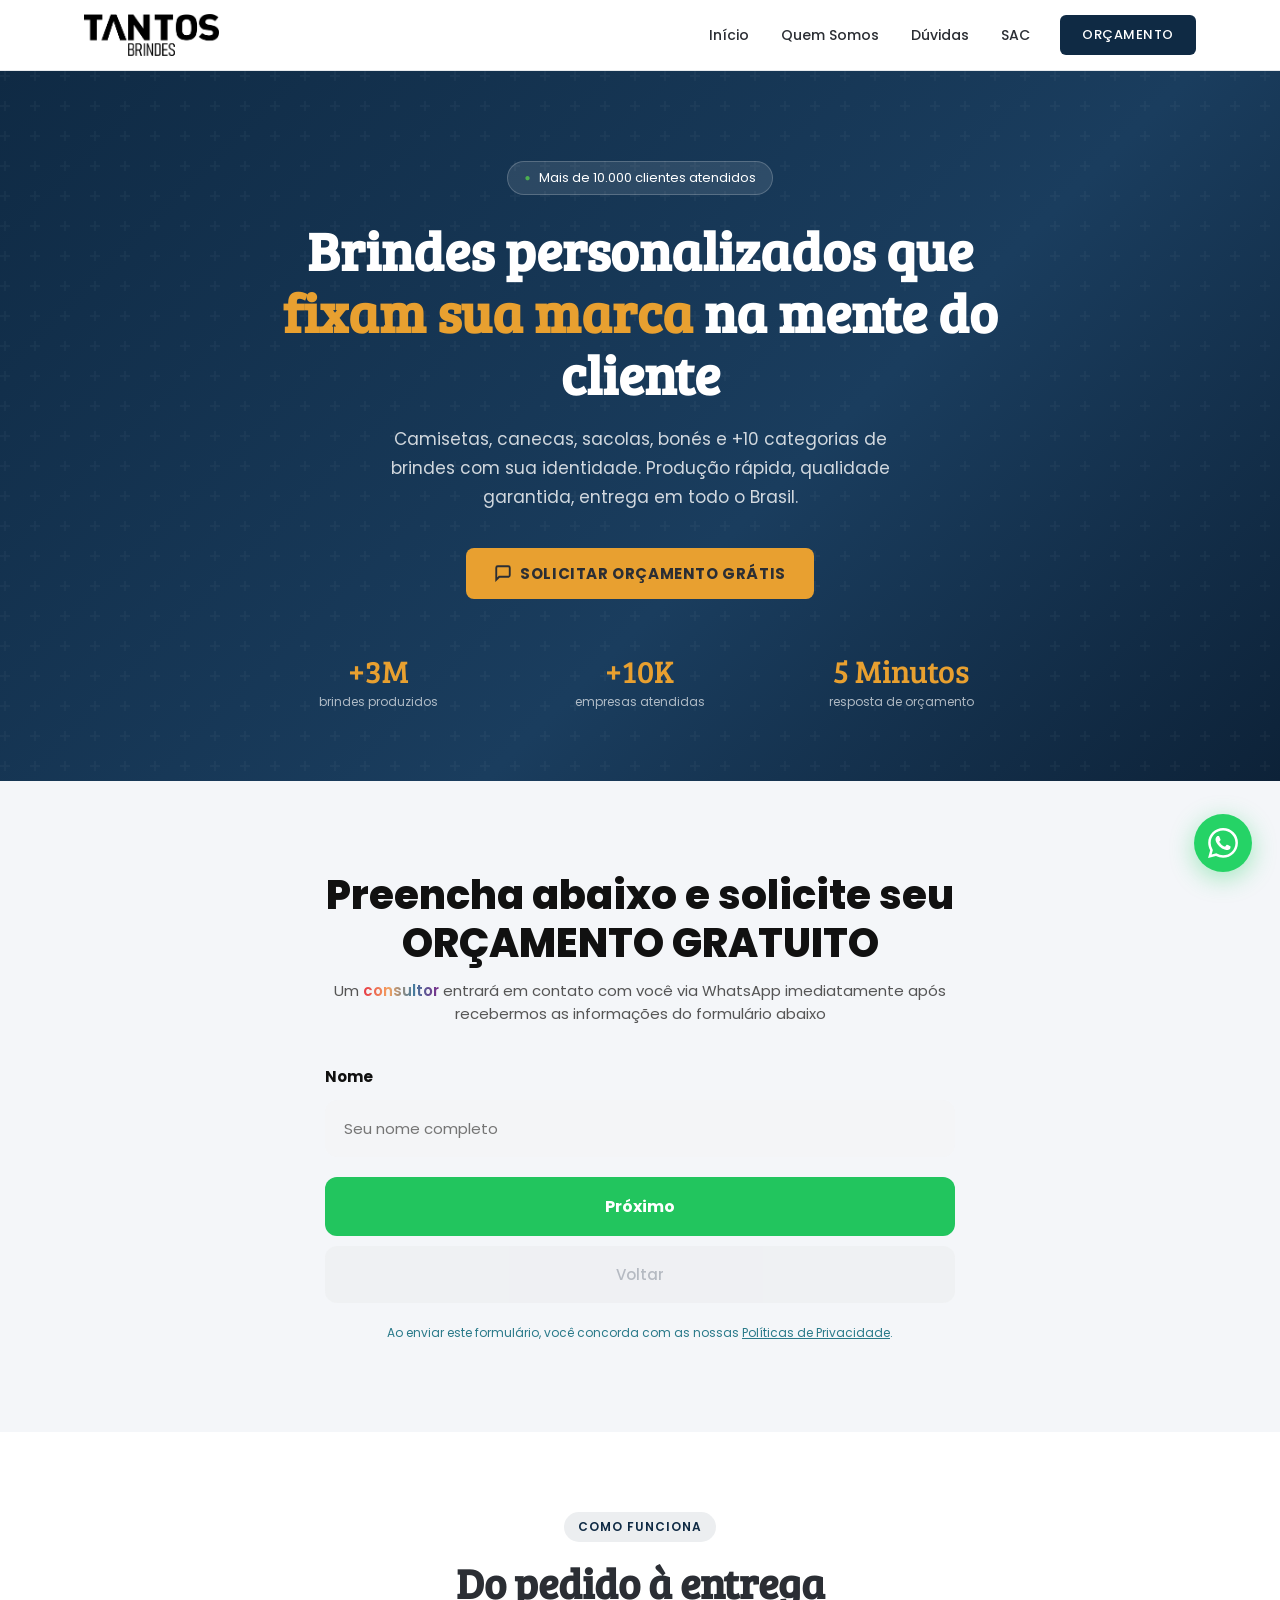
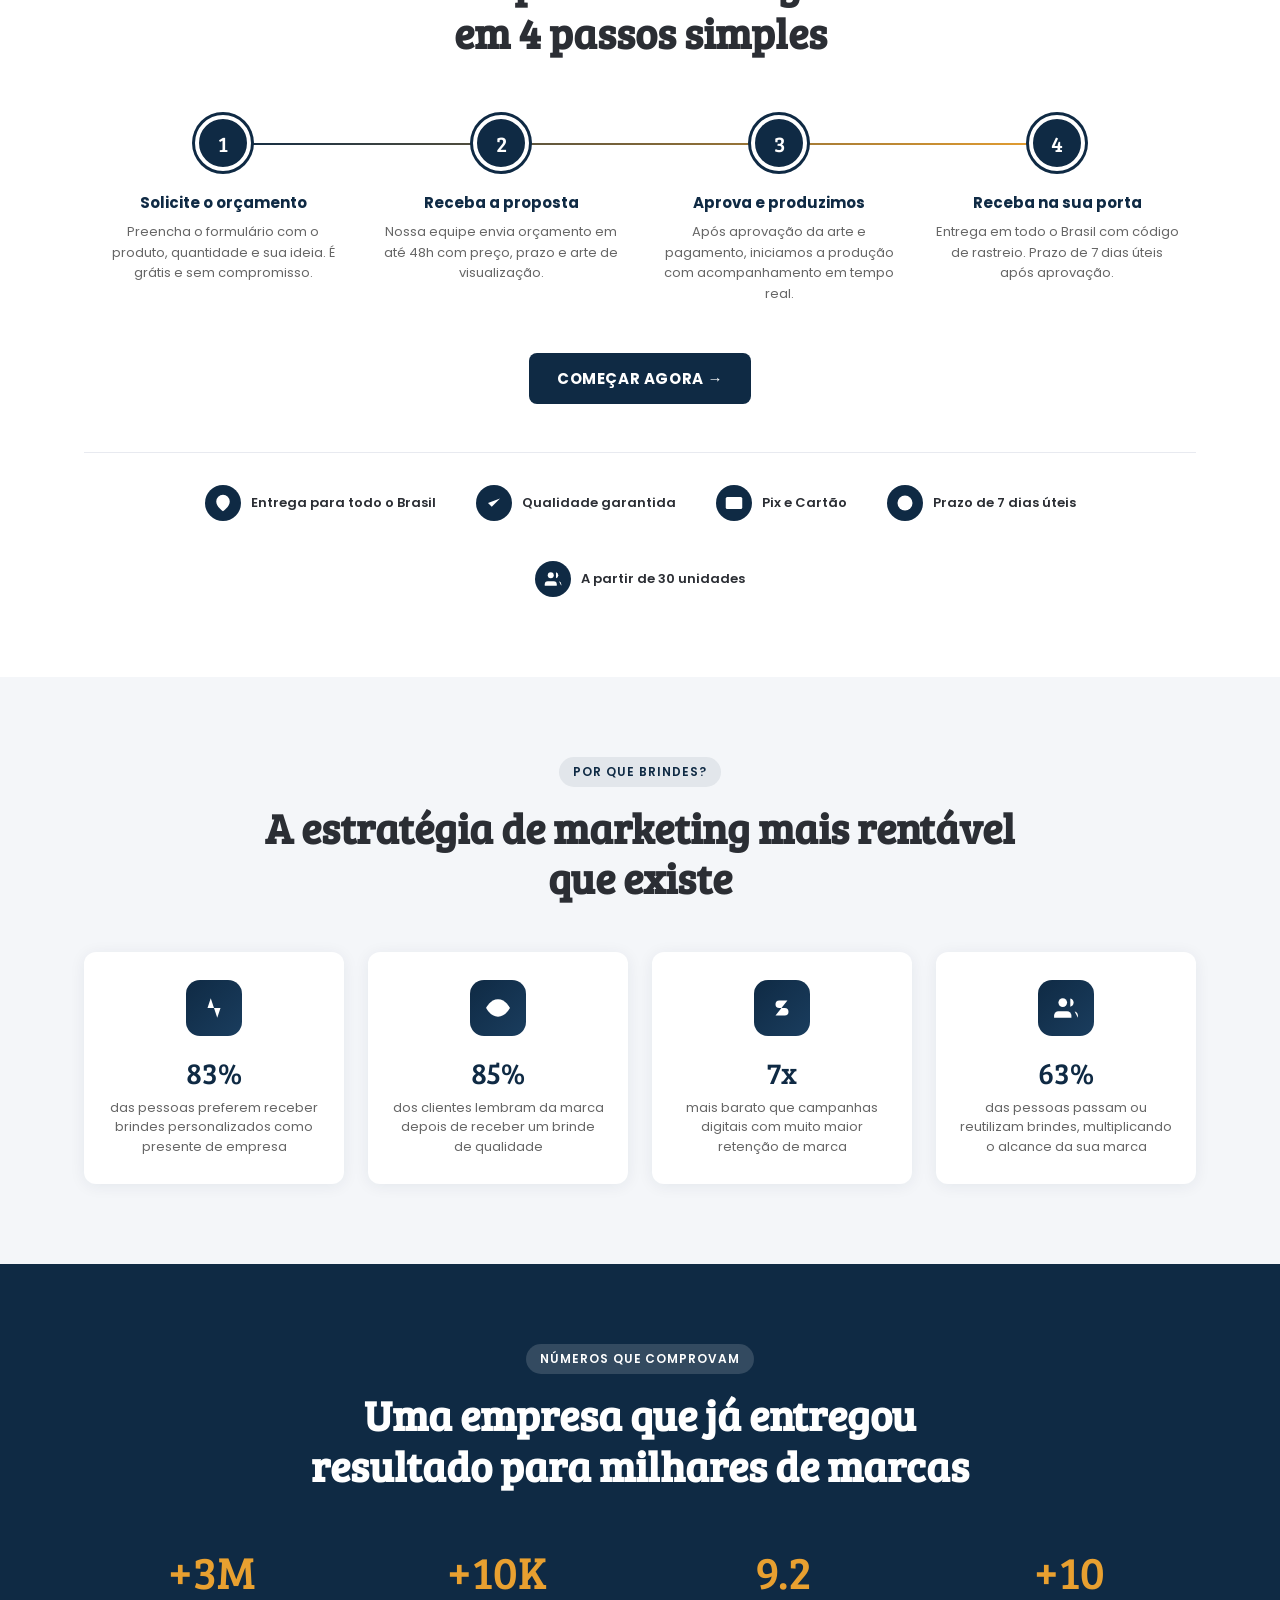
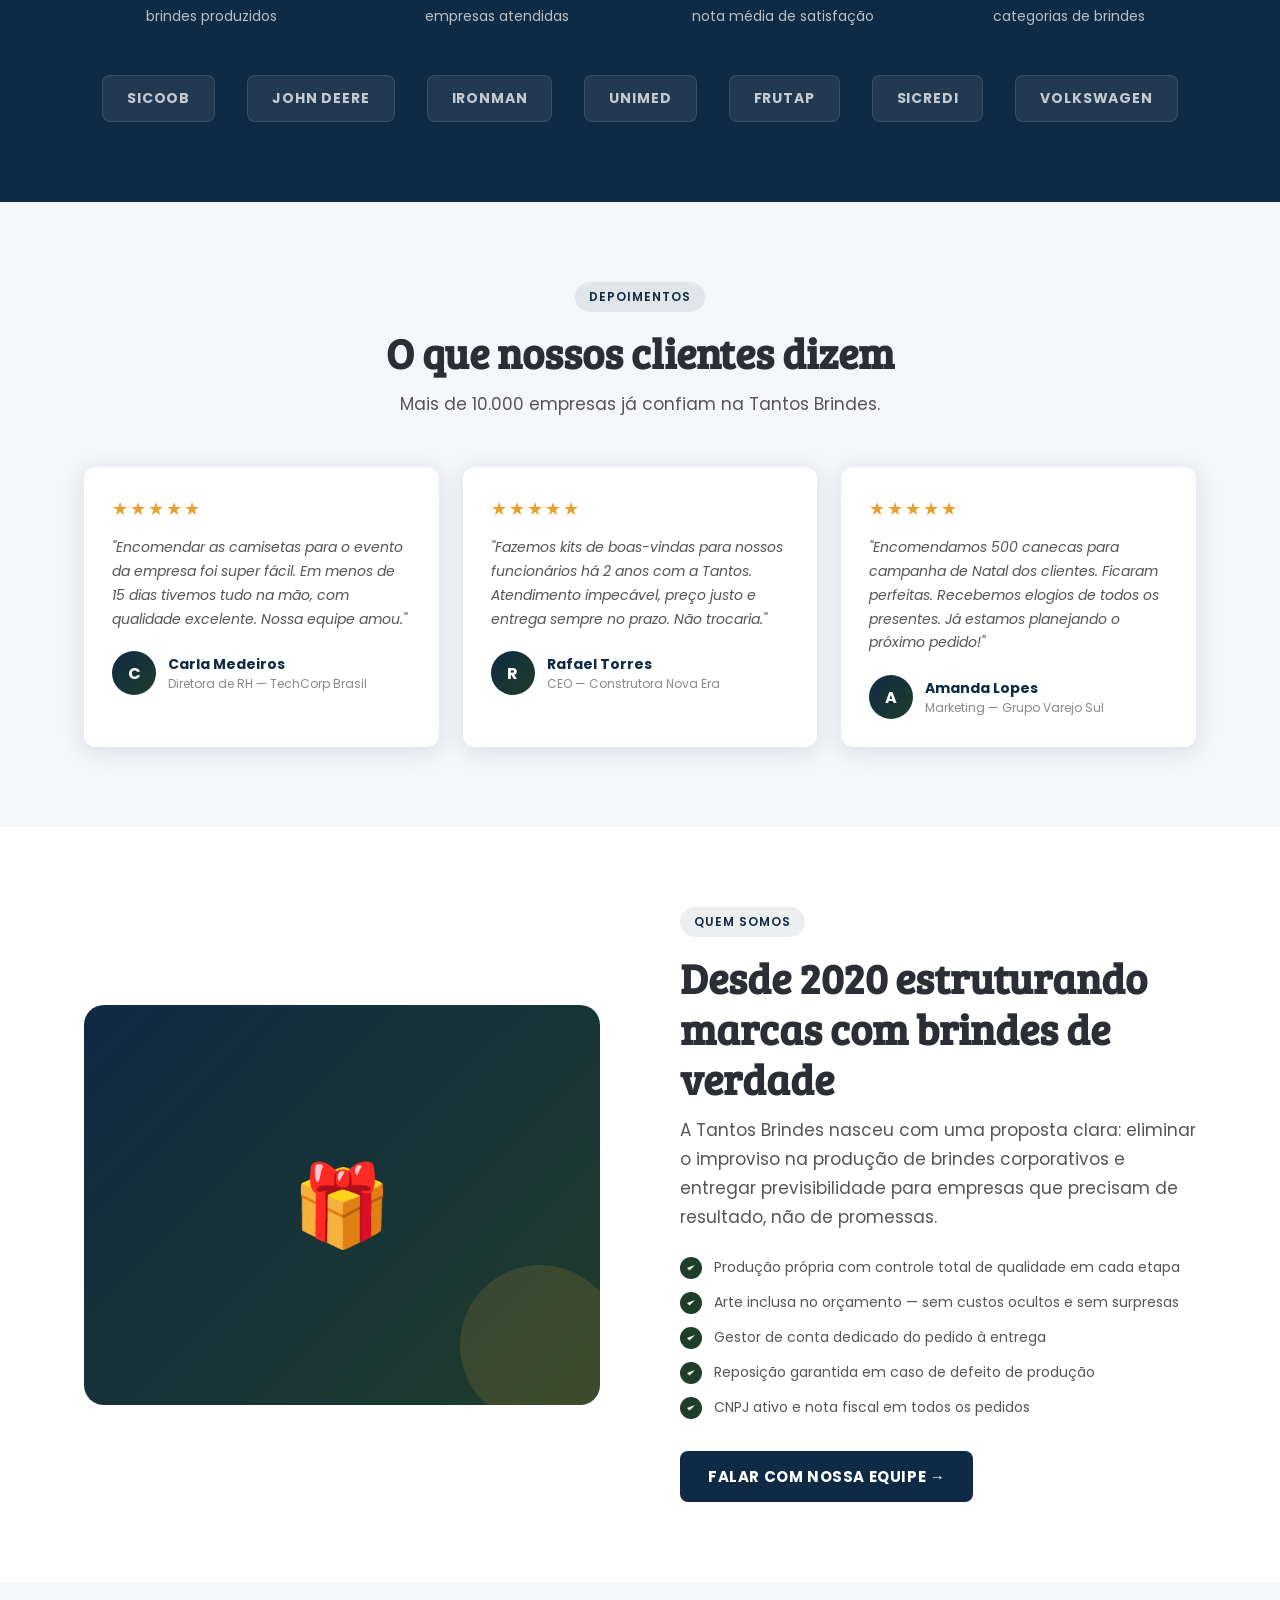
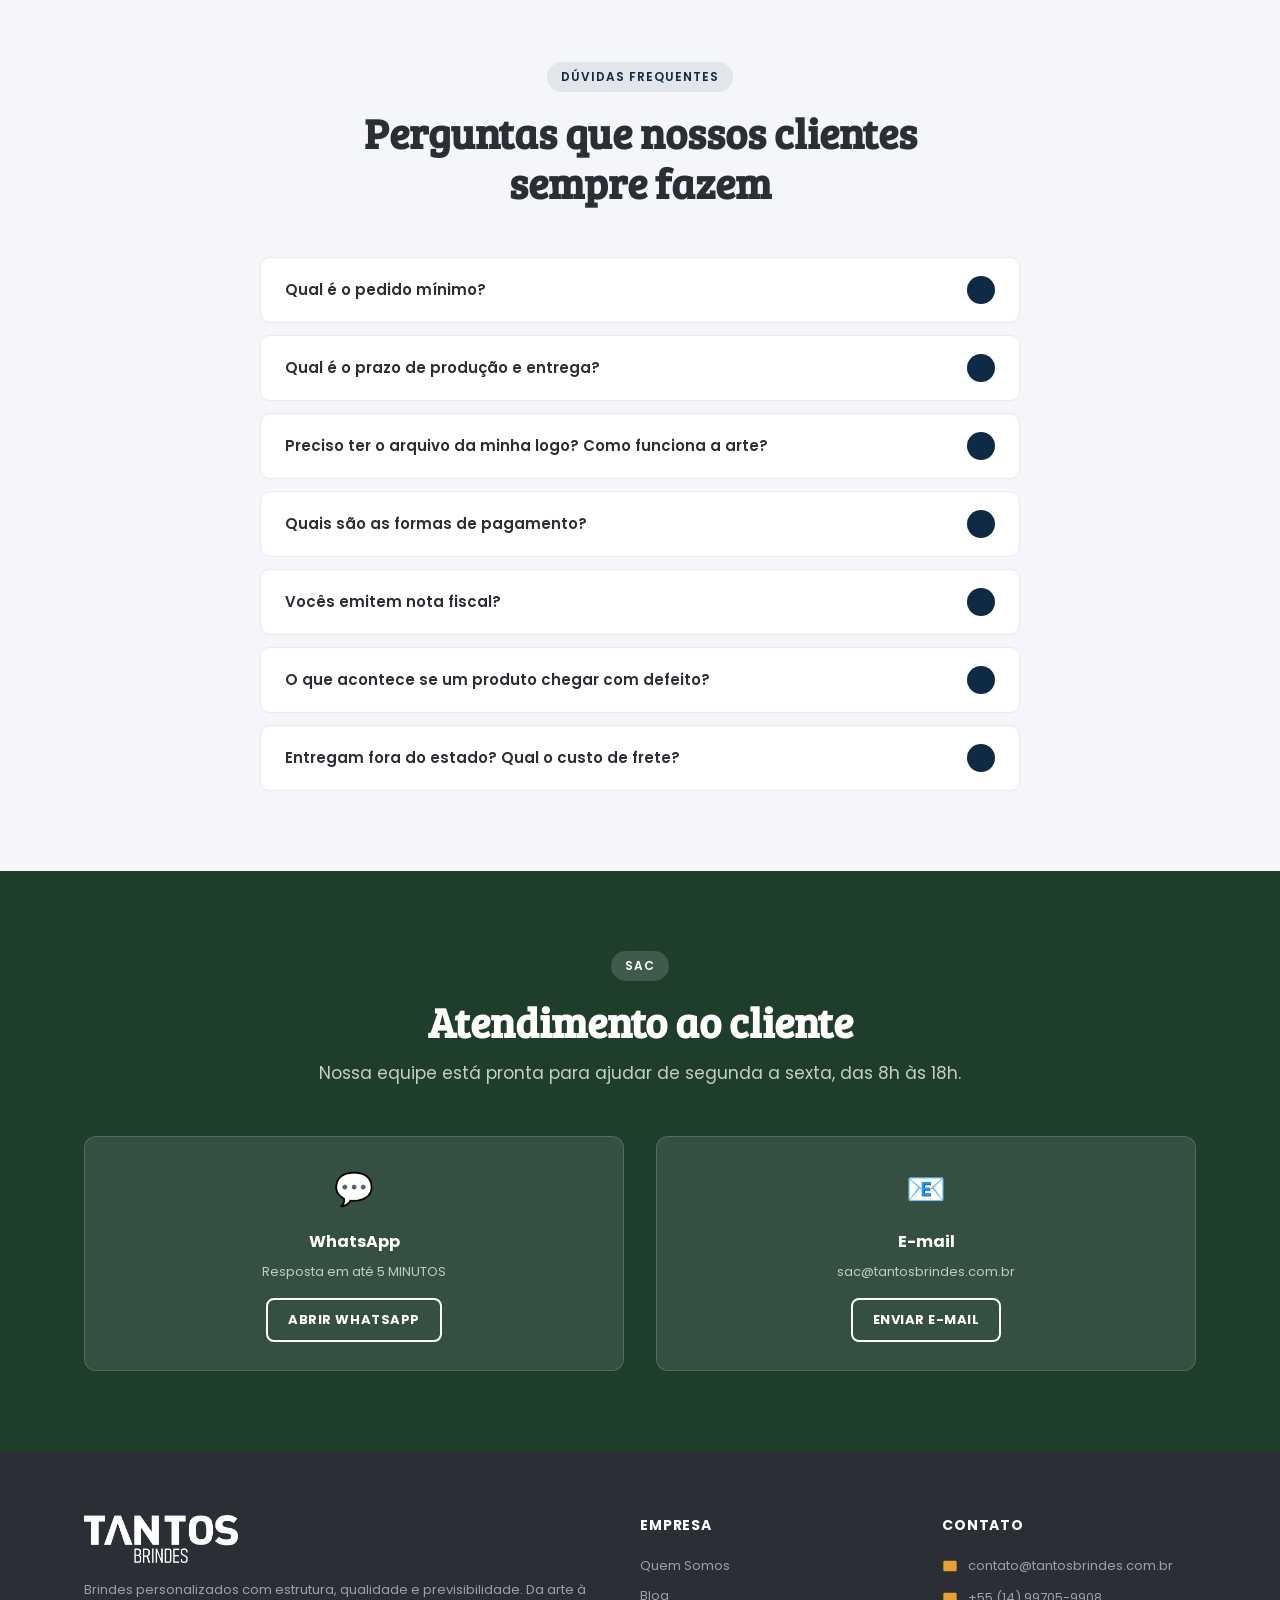
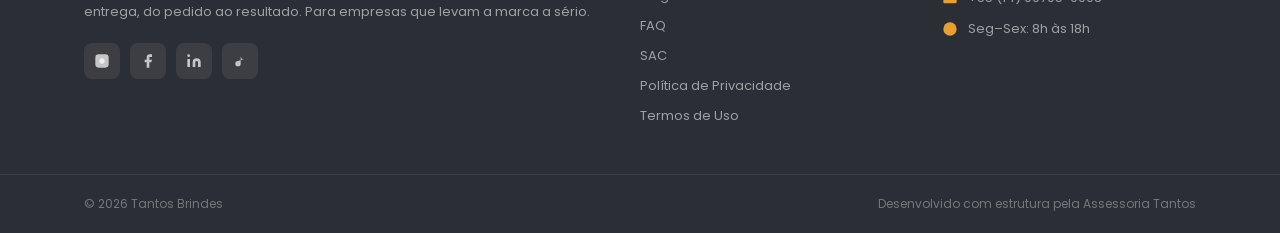
<file: index.html>
<!DOCTYPE html>
<html lang="pt-BR">
<head>
  <meta charset="UTF-8" />
  <meta name="viewport" content="width=device-width, initial-scale=1.0" />
  <title>Tantos Brindes — Brindes Personalizados para Empresas</title>
  <meta name="description" text-align: center content="Brindes personalizados com sua marca. Camisetas, canecas, sacolas, bonés e muito mais. Pedido mínimo a partir de 30 unidades. Entrega para todo o Brasil." />
  <link rel="preconnect" href="https://fonts.googleapis.com" />
  <link rel="preconnect" href="https://fonts.gstatic.com" crossorigin />
  <link href="https://fonts.googleapis.com/css2?family=Bree+Serif&family=Poppins:wght@300;400;500;600;700;800&display=swap" rel="stylesheet" />
  <link rel="stylesheet" href="style.css" />
</head>
<body>


<!-- ======================== HEADER ======================== -->
<header class="header" id="inicio">
  <div class="container">
    <div class="header__inner">
      <a href="#inicio" class="header__logo">
        <img src="logo preta.png" alt="Tantos Brindes" class="header__logo-img" />
      </a>
      <nav class="nav">
        <a href="#inicio">Início</a>
        <a href="#quem-somos">Quem Somos</a>
        <a href="#duvidas">Dúvidas</a>
        <a href="#sac">SAC</a>
        <a href="#orcamento" class="btn btn--dark">Orçamento</a>
      </nav>
      <div class="hamburger" id="hamburger" onclick="toggleMenu()">
        <span></span><span></span><span></span>
      </div>
    </div>
  </div>
</header>

<!-- ======================== MOBILE MENU ======================== -->
<div class="mobile-menu" id="mobileMenu">
  <button class="mobile-close" onclick="toggleMenu()">
    <svg viewBox="0 0 24 24"><path d="M18 6L6 18M6 6l12 12" stroke="white" stroke-width="2.5" stroke-linecap="round"/></svg>
  </button>
  <a href="#inicio" onclick="toggleMenu()">Início</a>
  <a href="#quem-somos" onclick="toggleMenu()">Quem Somos</a>
  <a href="#duvidas" onclick="toggleMenu()">Dúvidas</a>
  <a href="#sac" onclick="toggleMenu()">SAC</a>
  <a href="#orcamento" class="btn btn--primary" onclick="toggleMenu()">Solicitar Orçamento</a>
</div>

<!-- ======================== HERO ======================== -->
<section class="hero">
  <div class="container">
    <div class="hero__inner">
      <div class="hero__content">
        <div class="hero__badge">Mais de 10.000 clientes atendidos</div>
        <h1 class="hero__title">
          Brindes personalizados que<br /><em>fixam sua marca</em> na mente do cliente
        </h1>
        <p class="hero__sub">
          Camisetas, canecas, sacolas, bonés e +10 categorias de brindes com sua identidade. Produção rápida, qualidade garantida, entrega em todo o Brasil.
        </p>
        <div class="hero__ctas">
          <a href="#orcamento" class="btn btn--primary">
            <svg width="18" height="18" viewBox="0 0 24 24" fill="none" stroke="currentColor" stroke-width="2.5"><path d="M21 15a2 2 0 0 1-2 2H7l-4 4V5a2 2 0 0 1 2-2h14a2 2 0 0 1 2 2z"/></svg>
            Solicitar Orçamento Grátis
          </a>
        </div>
        <div class="hero__stats">
          <div>
            <div class="hero__stat-num">+3M</div>
            <div class="hero__stat-label">brindes produzidos</div>
          </div>
          <div>
            <div class="hero__stat-num">+10K</div>
            <div class="hero__stat-label">empresas atendidas</div>
          </div>
          <div>
            <div class="hero__stat-num">5 Minutos</div>
            <div class="hero__stat-label">resposta de orçamento</div>
          </div>
        </div>
      </div>
    </div>
  </div>
</section>

<!-- ======================== QUOTE SECTION ======================== -->
<section class="ms-section section--gray" id="orcamento">
  <div class="container">
    <div class="ms-wrapper">
      <div class="ms-header">
        <h2 class="ms-title">Preencha abaixo e solicite seu<br />ORÇAMENTO GRATUITO</h2>
        <p class="ms-subtitle">Um <span class="ms-gradient-text">consultor</span> entrará em contato com você via WhatsApp imediatamente após recebermos as informações do formulário abaixo</p>
      </div>
      <div class="ms-card">

        <div class="ms-step active" id="ms-step-1">
          <label class="ms-label">Nome</label>
          <input type="text" class="ms-input" id="ms-nome" placeholder="Seu nome completo" />
        </div>

        <div class="ms-step" id="ms-step-2">
          <label class="ms-label">WhatsApp</label>
          <input type="tel" class="ms-input" id="ms-whatsapp" placeholder="(11) 99999-9999" />
        </div>

        <div class="ms-step" id="ms-step-3">
          <label class="ms-label">E-mail</label>
          <input type="email" class="ms-input" id="ms-email" placeholder="email@empresa.com" />
        </div>

        <div class="ms-step" id="ms-step-4">
          <label class="ms-label">Produto de interesse <span class="ms-counter">(Etapa 4 de 6)</span></label>
          <select class="ms-select" id="ms-produto">
            <option value="">Selecione o produto...</option>
            <option>Bonés Personalizados</option>
            <option>Camisetas Personalizadas</option>
            <option>Sacochilas Personalizadas</option>
            <option>Canecas Personalizadas</option>
            <option>Kits Corporativos</option>
            <option>Cadernos e Blocos</option>
            <option>Squeeze e Garrafinhas</option>
            <option>Canetas Personalizadas</option>
            <option>Outro produto</option>
          </select>
        </div>

        <div class="ms-step" id="ms-step-5">
          <label class="ms-label">Quantidade estimada <span class="ms-counter">(Etapa 5 de 6)</span></label>
          <select class="ms-select" id="ms-quantidade">
            <option value="">Selecione a quantidade...</option>
            <option>30 a 50 unidades</option>
            <option>50 a 100 unidades</option>
            <option>100 a 500 unidades</option>
            <option>Mais de 500 unidades</option>
            <option>Menos de 30 unidades</option>
          </select>
        </div>

        <div class="ms-step" id="ms-step-6">
          <label class="ms-label">Segmento da sua empresa <span class="ms-counter">(Etapa 6 de 6)</span></label>
          <select class="ms-select" id="ms-segmento">
            <option value="">Selecione o segmento...</option>
            <option>Agência de Publicidade </option>
            <option>Agência de Eventos</option>
            <option>Agronegócio</option>
            <option>Automotivo</option>
            <option>Esportivo</option>
            <option>Indústria</option>
            <option>Mercado Financeiro</option>
            <option>Mercado Imobiliário</option>
            <option>Outro segmento</option>
          </select>
        </div>

        <div class="ms-nav-btns">
          <button class="ms-btn-next" id="ms-btn-next" onclick="msNext()">Próximo</button>
          <button class="ms-btn-submit" id="ms-btn-submit" style="display:none" onclick="msSubmit(event)">Solicitar Orçamento</button>
          <button class="ms-btn-back" id="ms-btn-back" onclick="msBack()" disabled>Voltar</button>
        </div>

        <p class="ms-privacy">Ao enviar este formulário, você concorda com as nossas <a href="#">Políticas de Privacidade</a>.</p>

        <div class="ms-success" id="ms-success">
          <div class="ms-success__icon">
            <svg viewBox="0 0 24 24" fill="none" stroke="currentColor" stroke-width="2.5" stroke-linecap="round" stroke-linejoin="round"><polyline points="20 6 9 17 4 12"/></svg>
          </div>
          <p class="ms-success__msg">Solicitação enviada.<br>Em 5 minutos entraremos em contato com você!</p>
        </div>
      </div>
    </div>
  </div>
</section>

<!-- ======================== HOW IT WORKS ======================== -->
<section class="section">
  <div class="container">
    <div style="text-align:center">
      <span class="tag">Como funciona</span>
      <h2 class="title">Do pedido à entrega<br />em 4 passos simples</h2>
    </div>
    <div class="hiw__steps">
      <div class="hiw__step">
        <div class="hiw__num">1</div>
        <div class="hiw__step-title">Solicite o orçamento</div>
        <div class="hiw__step-desc">Preencha o formulário com o produto, quantidade e sua ideia. É grátis e sem compromisso.</div>
      </div>
      <div class="hiw__step">
        <div class="hiw__num">2</div>
        <div class="hiw__step-title">Receba a proposta</div>
        <div class="hiw__step-desc">Nossa equipe envia orçamento em até 48h com preço, prazo e arte de visualização.</div>
      </div>
      <div class="hiw__step">
        <div class="hiw__num">3</div>
        <div class="hiw__step-title">Aprova e produzimos</div>
        <div class="hiw__step-desc">Após aprovação da arte e pagamento, iniciamos a produção com acompanhamento em tempo real.</div>
      </div>
      <div class="hiw__step">
        <div class="hiw__num">4</div>
        <div class="hiw__step-title">Receba na sua porta</div>
        <div class="hiw__step-desc">Entrega em todo o Brasil com código de rastreio. Prazo de 7 dias úteis após aprovação.</div>
      </div>
    </div>
    <div style="text-align:center; margin-top:48px">
      <a href="#orcamento" class="btn btn--dark">Começar agora →</a>
    </div>
    <div class="trustbar trustbar--inline">
      <div class="trustbar__inner">
        <div class="trustbar__item">
          <div class="trustbar__icon">
            <svg viewBox="0 0 24 24"><path d="M21 10c0 7-9 13-9 13s-9-6-9-13a9 9 0 0 1 18 0z"/><circle cx="12" cy="10" r="3"/></svg>
          </div>
          Entrega para todo o Brasil
        </div>
        <div class="trustbar__item">
          <div class="trustbar__icon">
            <svg viewBox="0 0 24 24"><polyline points="20 6 9 17 4 12"/></svg>
          </div>
          Qualidade garantida
        </div>
        <div class="trustbar__item">
          <div class="trustbar__icon">
            <svg viewBox="0 0 24 24"><rect x="1" y="4" width="22" height="16" rx="2" ry="2"/><line x1="1" y1="10" x2="23" y2="10"/></svg>
          </div>
          Pix e Cartão
        </div>
        <div class="trustbar__item">
          <div class="trustbar__icon">
            <svg viewBox="0 0 24 24"><circle cx="12" cy="12" r="10"/><polyline points="12 6 12 12 16 14"/></svg>
          </div>
          Prazo de 7 dias úteis
        </div>
        <div class="trustbar__item">
          <div class="trustbar__icon">
            <svg viewBox="0 0 24 24"><path d="M17 21v-2a4 4 0 0 0-4-4H5a4 4 0 0 0-4 4v2"/><circle cx="9" cy="7" r="4"/><path d="M23 21v-2a4 4 0 0 0-3-3.87"/><path d="M16 3.13a4 4 0 0 1 0 7.75"/></svg>
          </div>
          A partir de 30 unidades
        </div>
      </div>
    </div>
  </div>
</section>

<!-- ======================== VALUE PROPS ======================== -->
<section class="section section--gray">
  <div class="container">
    <div style="text-align:center">
      <span class="tag">Por que brindes?</span>
      <h2 class="title">A estratégia de marketing mais rentável<br />que existe</h2>
    </div>
    <div class="vp__grid">
      <div class="vp-card">
        <div class="vp-card__icon">
          <svg viewBox="0 0 24 24"><path d="M22 12h-4l-3 9L9 3l-3 9H2"/></svg>
        </div>
        <div class="vp-card__num">83%</div>
        <div class="vp-card__text">das pessoas preferem receber brindes personalizados como presente de empresa</div>
      </div>
      <div class="vp-card">
        <div class="vp-card__icon">
          <svg viewBox="0 0 24 24"><path d="M1 12s4-8 11-8 11 8 11 8-4 8-11 8-11-8-11-8z"/><circle cx="12" cy="12" r="3"/></svg>
        </div>
        <div class="vp-card__num">85%</div>
        <div class="vp-card__text">dos clientes lembram da marca depois de receber um brinde de qualidade</div>
      </div>
      <div class="vp-card">
        <div class="vp-card__icon">
          <svg viewBox="0 0 24 24"><line x1="12" y1="1" x2="12" y2="23"/><path d="M17 5H9.5a3.5 3.5 0 0 0 0 7h5a3.5 3.5 0 0 1 0 7H6"/></svg>
        </div>
        <div class="vp-card__num">7x</div>
        <div class="vp-card__text">mais barato que campanhas digitais com muito maior retenção de marca</div>
      </div>
      <div class="vp-card">
        <div class="vp-card__icon">
          <svg viewBox="0 0 24 24"><path d="M17 21v-2a4 4 0 0 0-4-4H5a4 4 0 0 0-4 4v2"/><circle cx="9" cy="7" r="4"/><path d="M23 21v-2a4 4 0 0 0-3-3.87"/><path d="M16 3.13a4 4 0 0 1 0 7.75"/></svg>
        </div>
        <div class="vp-card__num">63%</div>
        <div class="vp-card__text">das pessoas passam ou reutilizam brindes, multiplicando o alcance da sua marca</div>
      </div>
    </div>
  </div>
</section>

<!-- ======================== SOCIAL PROOF ======================== -->
<section class="section section--dark">
  <div class="container">
    <div style="text-align:center">
      <span class="tag tag--light">Números que comprovam</span>
      <h2 class="title" style="color:white">Uma empresa que já entregou<br />resultado para milhares de marcas</h2>
    </div>
    <div class="sp__numbers">
      <div class="sp__number">
        <div class="sp__num">+3M</div>
        <div class="sp__label">brindes produzidos</div>
      </div>
      <div class="sp__number">
        <div class="sp__num">+10K</div>
        <div class="sp__label">empresas atendidas</div>
      </div>
      <div class="sp__number">
        <div class="sp__num">9.2</div>
        <div class="sp__label">nota média de satisfação</div>
      </div>
      <div class="sp__number">
        <div class="sp__num">+10</div>
        <div class="sp__label">categorias de brindes</div>
      </div>
    </div>
    <div class="clients__logos">
      <div class="client-logo">SICOOB</div>
      <div class="client-logo">JOHN DEERE</div>
      <div class="client-logo">IRONMAN</div>
      <div class="client-logo">UNIMED</div>
      <div class="client-logo">FRUTAP</div>
      <div class="client-logo">SICREDI</div>
      <div class="client-logo">VOLKSWAGEN</div>
    </div>
  </div>
</section>

<!-- ======================== TESTIMONIALS ======================== -->
<section class="section section--gray">
  <div class="container">
    <div style="text-align:center">
      <span class="tag">Depoimentos</span>
      <h2 class="title">O que nossos clientes dizem</h2>
      <p class="subtitle">Mais de 10.000 empresas já confiam na Tantos Brindes.</p>
    </div>
    <div class="testimonials__grid">
      <div class="testimonial-card">
        <div class="testimonial-card__stars">★★★★★</div>
        <div class="testimonial-card__text">"Encomendar as camisetas para o evento da empresa foi super fácil. Em menos de 15 dias tivemos tudo na mão, com qualidade excelente. Nossa equipe amou."</div>
        <div class="testimonial-card__author">
          <div class="testimonial-card__avatar">C</div>
          <div>
            <div class="testimonial-card__name">Carla Medeiros</div>
            <div class="testimonial-card__company">Diretora de RH — TechCorp Brasil</div>
          </div>
        </div>
      </div>
      <div class="testimonial-card">
        <div class="testimonial-card__stars">★★★★★</div>
        <div class="testimonial-card__text">"Fazemos kits de boas-vindas para nossos funcionários há 2 anos com a Tantos. Atendimento impecável, preço justo e entrega sempre no prazo. Não trocaria."</div>
        <div class="testimonial-card__author">
          <div class="testimonial-card__avatar">R</div>
          <div>
            <div class="testimonial-card__name">Rafael Torres</div>
            <div class="testimonial-card__company">CEO — Construtora Nova Era</div>
          </div>
        </div>
      </div>
      <div class="testimonial-card">
        <div class="testimonial-card__stars">★★★★★</div>
        <div class="testimonial-card__text">"Encomendamos 500 canecas para campanha de Natal dos clientes. Ficaram perfeitas. Recebemos elogios de todos os presentes. Já estamos planejando o próximo pedido!"</div>
        <div class="testimonial-card__author">
          <div class="testimonial-card__avatar">A</div>
          <div>
            <div class="testimonial-card__name">Amanda Lopes</div>
            <div class="testimonial-card__company">Marketing — Grupo Varejo Sul</div>
          </div>
        </div>
      </div>
    </div>
  </div>
</section>

<!-- ======================== ABOUT ======================== -->
<section class="section" id="quem-somos">
  <div class="container">
    <div class="about__inner">
      <div class="about__visual">🎁</div>
      <div>
        <span class="tag">Quem somos</span>
        <h2 class="title">Desde 2020 estruturando<br />marcas com brindes de verdade</h2>
        <p class="subtitle">A Tantos Brindes nasceu com uma proposta clara: eliminar o improviso na produção de brindes corporativos e entregar previsibilidade para empresas que precisam de resultado, não de promessas.</p>
        <div class="about__list">
          <div class="about__list-item">
            <div class="about__check">
              <svg viewBox="0 0 24 24"><polyline points="20 6 9 17 4 12"/></svg>
            </div>
            <span>Produção própria com controle total de qualidade em cada etapa</span>
          </div>
          <div class="about__list-item">
            <div class="about__check">
              <svg viewBox="0 0 24 24"><polyline points="20 6 9 17 4 12"/></svg>
            </div>
            <span>Arte inclusa no orçamento — sem custos ocultos e sem surpresas</span>
          </div>
          <div class="about__list-item">
            <div class="about__check">
              <svg viewBox="0 0 24 24"><polyline points="20 6 9 17 4 12"/></svg>
            </div>
            <span>Gestor de conta dedicado do pedido à entrega</span>
          </div>
          <div class="about__list-item">
            <div class="about__check">
              <svg viewBox="0 0 24 24"><polyline points="20 6 9 17 4 12"/></svg>
            </div>
            <span>Reposição garantida em caso de defeito de produção</span>
          </div>
          <div class="about__list-item">
            <div class="about__check">
              <svg viewBox="0 0 24 24"><polyline points="20 6 9 17 4 12"/></svg>
            </div>
            <span>CNPJ ativo e nota fiscal em todos os pedidos</span>
          </div>
        </div>
        <div style="margin-top:32px">
          <a href="#orcamento" class="btn btn--dark">Falar com nossa equipe →</a>
        </div>
      </div>
    </div>
  </div>
</section>

<!-- ======================== FAQ ======================== -->
<section class="section section--gray" id="duvidas">
  <div class="container">
    <div style="text-align:center">
      <span class="tag">Dúvidas Frequentes</span>
      <h2 class="title">Perguntas que nossos clientes<br />sempre fazem</h2>
    </div>
    <div class="faq__list">
      <div class="faq__item">
        <div class="faq__question" onclick="toggleFaq(this)">
          Qual é o pedido mínimo?
          <div class="faq__icon"><svg viewBox="0 0 24 24"><line x1="12" y1="5" x2="12" y2="19"/><line x1="5" y1="12" x2="19" y2="12"/></svg></div>
        </div>
        <div class="faq__answer">O mínimo varia por produto. A maioria dos itens começa a partir de 30 unidades. Alguns produtos específicos, como sacolas e canetas, têm mínimo de 50 unidades. Entre em contato para confirmar o mínimo do produto que você deseja.</div>
      </div>
      <div class="faq__item">
        <div class="faq__question" onclick="toggleFaq(this)">
          Qual é o prazo de produção e entrega?
          <div class="faq__icon"><svg viewBox="0 0 24 24"><line x1="12" y1="5" x2="12" y2="19"/><line x1="5" y1="12" x2="19" y2="12"/></svg></div>
        </div>
        <div class="faq__answer">O prazo padrão é de 7 dias úteis após aprovação da arte e confirmação do pagamento. Pedidos urgentes podem ser negociados com taxa adicional. Você recebe código de rastreio assim que o pedido sai da produção.</div>
      </div>
      <div class="faq__item">
        <div class="faq__question" onclick="toggleFaq(this)">
          Preciso ter o arquivo da minha logo? Como funciona a arte?
          <div class="faq__icon"><svg viewBox="0 0 24 24"><line x1="12" y1="5" x2="12" y2="19"/><line x1="5" y1="12" x2="19" y2="12"/></svg></div>
        </div>
        <div class="faq__answer">Aceitamos PNG, JPG, PDF e arquivos vetoriais (AI, EPS, SVG). Se você não tiver um arquivo de qualidade, nossa equipe de design pode ajudar na vetorização. A arte final é enviada para sua aprovação antes de iniciar a produção.</div>
      </div>
      <div class="faq__item">
        <div class="faq__question" onclick="toggleFaq(this)">
          Quais são as formas de pagamento?
          <div class="faq__icon"><svg viewBox="0 0 24 24"><line x1="12" y1="5" x2="12" y2="19"/><line x1="5" y1="12" x2="19" y2="12"/></svg></div>
        </div>
        <div class="faq__answer">Aceitamos Pix (com desconto), boleto bancário e cartão de crédito em até 12x. Para pedidos corporativos acima de R$5.000 é possível negociar condições especiais de faturamento.</div>
      </div>
      <div class="faq__item">
        <div class="faq__question" onclick="toggleFaq(this)">
          Vocês emitem nota fiscal?
          <div class="faq__icon"><svg viewBox="0 0 24 24"><line x1="12" y1="5" x2="12" y2="19"/><line x1="5" y1="12" x2="19" y2="12"/></svg></div>
        </div>
        <div class="faq__answer">Sim. Todos os pedidos têm nota fiscal eletrônica. Também fornecemos contrato de prestação de serviços para pedidos acima de determinado valor, garantindo segurança jurídica para ambas as partes.</div>
      </div>
      <div class="faq__item">
        <div class="faq__question" onclick="toggleFaq(this)">
          O que acontece se um produto chegar com defeito?
          <div class="faq__icon"><svg viewBox="0 0 24 24"><line x1="12" y1="5" x2="12" y2="19"/><line x1="5" y1="12" x2="19" y2="12"/></svg></div>
        </div>
        <div class="faq__answer">Garantimos a reposição de qualquer produto com defeito de fabricação. Basta registrar no nosso SAC com fotos do problema em até 7 dias após o recebimento. Analisamos e, sendo aprovado, enviamos a reposição sem custo adicional.</div>
      </div>
      <div class="faq__item">
        <div class="faq__question" onclick="toggleFaq(this)">
          Entregam fora do estado? Qual o custo de frete?
          <div class="faq__icon"><svg viewBox="0 0 24 24"><line x1="12" y1="5" x2="12" y2="19"/><line x1="5" y1="12" x2="19" y2="12"/></svg></div>
        </div>
        <div class="faq__answer">Sim, entregamos para todo o Brasil via transportadora. O frete é calculado com base no peso, volume e destino do pedido. Para compras acima de determinado valor, oferecemos frete grátis em regiões selecionadas. Pergunte ao seu consultor.</div>
      </div>
    </div>
  </div>
</section>

<!-- ======================== SAC ======================== -->
<section class="section section--green" id="sac">
  <div class="container">
    <div style="text-align:center; margin-bottom:48px">
      <span class="tag tag--light">SAC</span>
      <h2 class="title" style="color:white">Atendimento ao cliente</h2>
      <p class="subtitle subtitle--light">Nossa equipe está pronta para ajudar de segunda a sexta, das 8h às 18h.</p>
    </div>
    <div class="grid-2">
      <div style="background:rgba(255,255,255,.1); border:1px solid rgba(255,255,255,.15); border-radius:12px; padding:28px; text-align:center">
        <div style="font-size:32px; margin-bottom:16px">💬</div>
        <div style="font-weight:700; font-size:16px; color:white; margin-bottom:8px">WhatsApp</div>
        <div style="font-size:13px; color:rgba(255,255,255,.7); margin-bottom:16px">Resposta em até 5 MINUTOS</div>
        <a href="https://wa.me/5514997059908?text=Ol%C3%A1%2C+vim+pelo+site+e+gostaria+de+receber+um+orçamento+de+brindes+personalizados." class="btn btn--outline" style="font-size:13px; padding:10px 20px">Abrir WhatsApp</a>
      </div>
      <div style="background:rgba(255,255,255,.1); border:1px solid rgba(255,255,255,.15); border-radius:12px; padding:28px; text-align:center">
        <div style="font-size:32px; margin-bottom:16px">📧</div>
        <div style="font-weight:700; font-size:16px; color:white; margin-bottom:8px">E-mail</div>
        <div style="font-size:13px; color:rgba(255,255,255,.7); margin-bottom:16px">sac@tantosbrindes.com.br</div>
        <a href="mailto:sac@tantosbrindes.com.br" class="btn btn--outline" style="font-size:13px; padding:10px 20px">Enviar e-mail</a>
      </div>
    </div>
  </div>
</section>

<!-- ======================== FOOTER ======================== -->
<footer class="footer">
  <div class="container">
    <div class="footer__grid">
      <div>
        <div class="footer__brand-logo">
          <img src="logo branca.png" alt="Tantos Brindes" style="height:48px; width:auto;" />
        </div>
        <p class="footer__brand-desc">Brindes personalizados com estrutura, qualidade e previsibilidade. Da arte à entrega, do pedido ao resultado. Para empresas que levam a marca a sério.</p>
        <div class="footer__social">
          <a href="https://www.instagram.com/fashioncaps.ind/" aria-label="Instagram">
            <svg viewBox="0 0 24 24"><rect x="2" y="2" width="20" height="20" rx="5" ry="5"/><path d="M16 11.37A4 4 0 1 1 12.63 8 4 4 0 0 1 16 11.37z"/><line x1="17.5" y1="6.5" x2="17.51" y2="6.5"/></svg>
          </a>
          <a href="#" aria-label="Facebook">
            <svg viewBox="0 0 24 24"><path d="M18 2h-3a5 5 0 0 0-5 5v3H7v4h3v8h4v-8h3l1-4h-4V7a1 1 0 0 1 1-1h3z"/></svg>
          </a>
          <a href="#" aria-label="LinkedIn">
            <svg viewBox="0 0 24 24"><path d="M16 8a6 6 0 0 1 6 6v7h-4v-7a2 2 0 0 0-2-2 2 2 0 0 0-2 2v7h-4v-7a6 6 0 0 1 6-6z"/><rect x="2" y="9" width="4" height="12"/><circle cx="4" cy="4" r="2"/></svg>
          </a>
          <a href="#" aria-label="TikTok">
            <svg viewBox="0 0 24 24"><path d="M9 12a4 4 0 1 0 4 4V4a5 5 0 0 0 5 5"/></svg>
          </a>
        </div>
      </div>
      <div>
        <div class="footer__col-title">Empresa</div>
        <div class="footer__links">
          <a href="#quem-somos">Quem Somos</a>
          <a href="#blog">Blog</a>
          <a href="#duvidas">FAQ</a>
          <a href="#sac">SAC</a>
          <a href="#">Política de Privacidade</a>
          <a href="#">Termos de Uso</a>
        </div>
      </div>
      <div>
        <div class="footer__col-title">Contato</div>
        <div class="footer__contact-item">
          <svg viewBox="0 0 24 24"><path d="M4 4h16c1.1 0 2 .9 2 2v12c0 1.1-.9 2-2 2H4c-1.1 0-2-.9-2-2V6c0-1.1.9-2 2-2z"/><polyline points="22,6 12,13 2,6"/></svg>
          contato@tantosbrindes.com.br
        </div>
        <div class="footer__contact-item">
          <svg viewBox="0 0 24 24"><path d="M4 4h16c1.1 0 2 .9 2 2v12c0 1.1-.9 2-2 2H4c-1.1 0-2-.9-2-2V6c0-1.1.9-2 2-2z"/><polyline points="22,6 12,13 2,6"/></svg>
          +55 (14) 99705-9908
        </div>
        <div class="footer__contact-item">
          <svg viewBox="0 0 24 24"><circle cx="12" cy="12" r="10"/><polyline points="12 6 12 12 16 14"/></svg>
          Seg–Sex: 8h às 18h
        </div>
      </div>
    </div>
  </div>
  <div class="footer__bottom">
    <div class="container" style="display:flex; align-items:center; justify-content:space-between; width:100%; flex-wrap:wrap; gap:8px">
      <span>© 2026 Tantos Brindes</span>
      <span>Desenvolvido com estrutura pela <a href="#">Assessoria Tantos</a></span>
    </div>
  </div>
</footer>

<!-- ======================== WHATSAPP FLOAT ======================== -->
<div class="wa-float">
  <a href="https://wa.me/5514997059908?text=Ol%C3%A1%2C+vim+pelo+site+e+quero+um+or%C3%A7amento+de+brindes!" target="_blank" rel="noopener" aria-label="WhatsApp">
    <svg viewBox="0 0 24 24"><path d="M17.472 14.382c-.297-.149-1.758-.867-2.03-.967-.273-.099-.471-.148-.67.15-.197.297-.767.966-.94 1.164-.173.199-.347.223-.644.075-.297-.15-1.255-.463-2.39-1.475-.883-.788-1.48-1.761-1.653-2.059-.173-.297-.018-.458.13-.606.134-.133.298-.347.446-.52.149-.174.198-.298.298-.497.099-.198.05-.371-.025-.52-.075-.149-.669-1.612-.916-2.207-.242-.579-.487-.5-.669-.51-.173-.008-.371-.01-.57-.01-.198 0-.52.074-.792.372-.272.297-1.04 1.016-1.04 2.479 0 1.462 1.065 2.875 1.213 3.074.149.198 2.096 3.2 5.077 4.487.709.306 1.262.489 1.694.625.712.227 1.36.195 1.871.118.571-.085 1.758-.719 2.006-1.413.248-.694.248-1.289.173-1.413-.074-.124-.272-.198-.57-.347m-5.421 7.403h-.004a9.87 9.87 0 01-5.031-1.378l-.361-.214-3.741.982.998-3.648-.235-.374a9.86 9.86 0 01-1.51-5.26c.001-5.45 4.436-9.884 9.888-9.884 2.64 0 5.122 1.03 6.988 2.898a9.825 9.825 0 012.893 6.994c-.003 5.45-4.437 9.884-9.885 9.884m8.413-18.297A11.815 11.815 0 0012.05 0C5.495 0 .16 5.335.157 11.892c0 2.096.547 4.142 1.588 5.945L.057 24l6.305-1.654a11.882 11.882 0 005.683 1.448h.005c6.554 0 11.89-5.335 11.893-11.893a11.821 11.821 0 00-3.48-8.413z"/></svg>
  </a>
  <div class="wa-float__label">Falar no WhatsApp</div>
</div>

<script src="script.js"></script>
</body>
</html>
</file>
<file: style.css>
/* ===================== RESET & BASE ===================== */
*, *::before, *::after { box-sizing: border-box; margin: 0; padding: 0; }
html { scroll-behavior: smooth; overflow-x: hidden; }
body { font-family: 'Poppins', sans-serif; color: #2B2E34; background: #fff; overflow-x: hidden; }
img { max-width: 100%; display: block; }
a { text-decoration: none; color: inherit; }
ul { list-style: none; }

/* ===================== VARIABLES ===================== */
:root {
  --azul: #0F2A44;
  --grafite: #2B2E34;
  --verde: #1F3D2B;
  --branco: #FFFFFF;
  --azul-light: #1a3d5e;
  --bg-light: #F4F6F9;
  --accent: #E8A030;
  --radius: 12px;
  --shadow: 0 4px 24px rgba(15,42,68,.12);
}

/* ===================== UTILITIES ===================== */
.container { max-width: 1160px; margin: 0 auto; padding: 0 24px; }
.section { padding: 80px 0; }
.section--dark { background: var(--azul); color: var(--branco); }
.section--gray { background: var(--bg-light); }
.section--green { background: var(--verde); color: var(--branco); }
.tag { display: inline-block; background: rgba(15,42,68,.08); color: var(--azul); font-size: 12px; font-weight: 600; letter-spacing: .08em; text-transform: uppercase; padding: 6px 14px; border-radius: 20px; margin-bottom: 16px; }
.tag--light { background: rgba(255,255,255,.15); color: var(--branco); }
.title { font-family: 'Bree Serif', serif; font-size: clamp(28px, 4vw, 42px); line-height: 1.2; }
.subtitle { font-size: 17px; line-height: 1.7; color: #555; margin-top: 12px; }
.subtitle--light { color: rgba(255,255,255,.75); }
.btn { display: inline-flex; align-items: center; gap: 8px; padding: 14px 28px; border-radius: 8px; font-family: 'Poppins', sans-serif; font-size: 15px; font-weight: 700; cursor: pointer; border: none; transition: all .2s; text-transform: uppercase; letter-spacing: .04em; }
.btn--primary { background: var(--accent); color: var(--grafite); }
.btn--primary:hover { background: #d4912a; transform: translateY(-1px); box-shadow: 0 6px 20px rgba(232,160,48,.35); }
.btn--outline { background: transparent; color: var(--branco); border: 2px solid var(--branco); }
.btn--outline:hover { background: var(--branco); color: var(--azul); }
.btn--dark { background: var(--azul); color: var(--branco); }
.btn--dark:hover { background: var(--azul-light); transform: translateY(-1px); }
.grid-2 { display: grid; grid-template-columns: repeat(2, 1fr); gap: 32px; }
.grid-3 { display: grid; grid-template-columns: repeat(3, 1fr); gap: 24px; }
.grid-4 { display: grid; grid-template-columns: repeat(4, 1fr); gap: 24px; }

/* ===================== TOPBAR ===================== */
.topbar { background: var(--verde); color: var(--branco); text-align: center; font-size: 13px; padding: 8px; font-weight: 500; }
.topbar a { color: var(--accent); text-decoration: underline; }

/* ===================== HEADER ===================== */
.header { position: sticky; top: 0; z-index: 1000; background: var(--branco); border-bottom: 1px solid rgba(15,42,68,.1); }
.header__inner { display: flex; align-items: center; justify-content: space-between; height: 70px; }
.header__logo { display: flex; align-items: center; gap: 10px; }
.header__logo-mark { width: 40px; height: 40px; background: var(--azul); border-radius: 8px; display: flex; align-items: center; justify-content: center; color: var(--branco); font-family: 'Bree Serif', serif; font-size: 18px; }
.header__logo-text { font-family: 'Bree Serif', serif; font-size: 20px; color: var(--azul); line-height: 1; }
.header__logo-text span { display: block; font-family: 'Poppins', sans-serif; font-size: 10px; font-weight: 600; letter-spacing: .12em; text-transform: uppercase; color: #888; }
.header__logo-img { height: 42px; width: auto; display: block; object-fit: contain; }
.nav { display: flex; align-items: center; gap: 4px; }
.nav a { padding: 8px 14px; font-size: 14px; font-weight: 500; color: var(--grafite); border-radius: 6px; transition: all .2s; }
.nav a:hover { color: var(--azul); background: var(--bg-light); }
.nav .btn { margin-left: 12px; padding: 10px 22px; font-size: 13px; color: var(--branco); }
.hamburger { display: none; flex-direction: column; gap: 5px; cursor: pointer; padding: 8px; }
.hamburger span { width: 24px; height: 2px; background: var(--grafite); border-radius: 2px; transition: .2s; }

/* ===================== HERO ===================== */
.hero { background: linear-gradient(135deg, var(--azul) 0%, #1a3d5e 60%, #0d2238 100%); color: var(--branco); padding: 90px 0 70px; position: relative; overflow: hidden; }
.hero::before { content: ''; position: absolute; inset: 0; background: url("data:image/svg+xml,%3Csvg width='60' height='60' viewBox='0 0 60 60' xmlns='http://www.w3.org/2000/svg'%3E%3Cg fill='none' fill-rule='evenodd'%3E%3Cg fill='%23ffffff' fill-opacity='0.03'%3E%3Cpath d='M36 34v-4h-2v4h-4v2h4v4h2v-4h4v-2h-4zm0-30V0h-2v4h-4v2h4v4h2V6h4V4h-4zM6 34v-4H4v4H0v2h4v4h2v-4h4v-2H6zM6 4V0H4v4H0v2h4v4h2V6h4V4H6z'/%3E%3C/g%3E%3C/g%3E%3C/svg%3E"); }
.hero__inner { display: flex; flex-direction: column; align-items: center; text-align: center; max-width: 760px; margin: 0 auto; position: relative; }
.hero__badge { display: inline-flex; align-items: center; gap: 8px; background: rgba(255,255,255,.1); border: 1px solid rgba(255,255,255,.2); padding: 6px 16px; border-radius: 20px; font-size: 13px; margin-bottom: 24px; }
.hero__badge::before { content: '●'; color: #4CAF50; font-size: 10px; }
.hero__title { font-family: 'Bree Serif', serif; font-size: clamp(32px, 5vw, 54px); line-height: 1.15; margin-bottom: 20px; }
.hero__title em { font-style: normal; color: var(--accent); }
.hero__sub { font-size: 17px; line-height: 1.7; color: rgba(255,255,255,.8); margin: 0 auto 36px; max-width: 520px; text-align: center; }
.hero__ctas { display: flex; gap: 14px; flex-wrap: wrap; margin-bottom: 50px; justify-content: center; }
.hero__stats { display: grid; grid-template-columns: repeat(3, 1fr); gap: 24px; }
.hero__stat-num { font-family: 'Bree Serif', serif; font-size: 32px; color: var(--accent); }
.hero__stat-label { font-size: 12px; color: rgba(255,255,255,.65); margin-top: 2px; line-height: 1.4; }
.hero__form-card { background: var(--branco); border-radius: 16px; padding: 36px 32px; box-shadow: 0 20px 60px rgba(0,0,0,.3); }
.hero__form-card h3 { font-family: 'Bree Serif', serif; font-size: 22px; color: var(--azul); margin-bottom: 6px; }
.hero__form-card p { font-size: 13px; color: #666; margin-bottom: 24px; }
.form-group { margin-bottom: 14px; }
.form-group label { display: block; font-size: 12px; font-weight: 600; color: #555; margin-bottom: 6px; text-transform: uppercase; letter-spacing: .05em; }
.form-group input,
.form-group select,
.form-group textarea { width: 100%; padding: 12px 14px; border: 1.5px solid #e0e0e0; border-radius: 8px; font-family: 'Poppins', sans-serif; font-size: 14px; color: var(--grafite); background: #fafafa; transition: border-color .2s; outline: none; }
.form-group input:focus,
.form-group select:focus,
.form-group textarea:focus { border-color: var(--azul); background: #fff; }
.form-group textarea { height: 80px; resize: none; }
.hero__form-card .btn { width: 100%; justify-content: center; margin-top: 8px; font-size: 16px; padding: 16px; }
.form-mini-info { font-size: 11px; color: #999; text-align: center; margin-top: 10px; }

/* ===================== TRUST BAR ===================== */
.trustbar { background: var(--bg-light); border-bottom: 1px solid #e8eaf0; padding: 18px 0; }
.trustbar--inline { background: none; border: none; border-top: 1px solid #e8eaf0; padding: 32px 0 0; margin-top: 48px; }
.trustbar__inner { display: flex; align-items: center; justify-content: center; gap: 40px; flex-wrap: wrap; }
.trustbar__item { display: flex; align-items: center; gap: 10px; font-size: 13px; font-weight: 600; color: var(--grafite); }
.trustbar__icon { width: 36px; height: 36px; background: var(--azul); border-radius: 50%; display: flex; align-items: center; justify-content: center; }
.trustbar__icon svg { width: 18px; height: 18px; fill: var(--branco); }

/* ===================== PRODUCTS ===================== */
.products__grid { display: grid; grid-template-columns: repeat(4, 1fr); gap: 20px; margin-top: 48px; }
.product-card { background: var(--branco); border: 1.5px solid #e8eaf0; border-radius: var(--radius); overflow: hidden; transition: all .25s; cursor: pointer; }
.product-card:hover { border-color: var(--azul); box-shadow: var(--shadow); transform: translateY(-3px); }
.product-card__img { height: 160px; background: linear-gradient(135deg, var(--bg-light), #e0e5ee); display: flex; align-items: center; justify-content: center; font-size: 52px; }
.product-card__body { padding: 16px; }
.product-card__name { font-weight: 700; font-size: 14px; color: var(--azul); }
.product-card__min { font-size: 12px; color: #888; margin-top: 4px; }
.product-card__link { display: flex; align-items: center; gap: 4px; font-size: 12px; font-weight: 600; color: var(--accent); margin-top: 10px; }

/* ===================== VALUE PROPS ===================== */
.vp__grid { display: grid; grid-template-columns: repeat(4, 1fr); gap: 24px; margin-top: 48px; }
.vp-card { background: var(--branco); border-radius: var(--radius); padding: 28px 24px; box-shadow: 0 2px 16px rgba(15,42,68,.07); text-align: center; }
.vp-card__icon { width: 56px; height: 56px; background: linear-gradient(135deg, var(--azul), var(--azul-light)); border-radius: 14px; display: flex; align-items: center; justify-content: center; margin: 0 auto 16px; }
.vp-card__icon svg { width: 26px; height: 26px; fill: var(--branco); }
.vp-card__num { font-family: 'Bree Serif', serif; font-size: 30px; color: var(--azul); }
.vp-card__text { font-size: 13px; color: #666; margin-top: 6px; line-height: 1.5; }

/* ===================== HOW IT WORKS ===================== */
.hiw__steps { display: grid; grid-template-columns: repeat(4, 1fr); gap: 0; margin-top: 56px; position: relative; }
.hiw__steps::before { content: ''; position: absolute; top: 28px; left: 12.5%; right: 12.5%; height: 2px; background: linear-gradient(90deg, var(--azul), var(--accent)); z-index: 0; }
.hiw__step { text-align: center; position: relative; z-index: 1; padding: 0 16px; }
.hiw__num { width: 56px; height: 56px; background: var(--azul); color: var(--branco); border-radius: 50%; display: flex; align-items: center; justify-content: center; font-family: 'Bree Serif', serif; font-size: 22px; margin: 0 auto 20px; border: 4px solid var(--branco); box-shadow: 0 0 0 3px var(--azul); }
.hiw__step-title { font-weight: 700; font-size: 15px; color: var(--azul); margin-bottom: 8px; }
.hiw__step-desc { font-size: 13px; color: #666; line-height: 1.6; }

/* ===================== SOCIAL PROOF ===================== */
.sp__numbers { display: grid; grid-template-columns: repeat(4, 1fr); gap: 32px; margin-top: 48px; text-align: center; }
.sp__num { font-family: 'Bree Serif', serif; font-size: 46px; color: var(--accent); }
.sp__label { font-size: 14px; color: rgba(255,255,255,.7); margin-top: 4px; }
.clients__logos { display: flex; align-items: center; justify-content: center; flex-wrap: wrap; gap: 32px; margin-top: 48px; opacity: .75; }
.client-logo { background: rgba(255,255,255,.1); border: 1px solid rgba(255,255,255,.15); border-radius: 8px; padding: 12px 24px; font-size: 14px; font-weight: 700; color: var(--branco); letter-spacing: .06em; }

/* ===================== TESTIMONIALS ===================== */
.testimonials__grid { display: grid; grid-template-columns: repeat(3, 1fr); gap: 24px; margin-top: 48px; }
.testimonial-card { background: var(--branco); border-radius: var(--radius); padding: 28px; box-shadow: var(--shadow); }
.testimonial-card__stars { color: var(--accent); font-size: 18px; letter-spacing: 2px; margin-bottom: 14px; }
.testimonial-card__text { font-size: 14px; line-height: 1.7; color: #555; font-style: italic; margin-bottom: 20px; }
.testimonial-card__author { display: flex; align-items: center; gap: 12px; }
.testimonial-card__avatar { width: 44px; height: 44px; border-radius: 50%; background: linear-gradient(135deg, var(--azul), var(--verde)); display: flex; align-items: center; justify-content: center; color: var(--branco); font-weight: 700; font-size: 16px; flex-shrink: 0; }
.testimonial-card__name { font-weight: 700; font-size: 14px; color: var(--azul); }
.testimonial-card__company { font-size: 12px; color: #888; }

/* ===================== ABOUT ===================== */
.about__inner { display: grid; grid-template-columns: 1fr 1fr; gap: 80px; align-items: center; }
.about__visual { background: linear-gradient(135deg, var(--azul) 0%, var(--verde) 100%); border-radius: 20px; height: 400px; display: flex; align-items: center; justify-content: center; font-size: 80px; position: relative; overflow: hidden; }
.about__visual::after { content: ''; position: absolute; bottom: -20px; right: -20px; width: 160px; height: 160px; background: var(--accent); border-radius: 50%; opacity: .15; }
.about__list { margin-top: 24px; display: flex; flex-direction: column; gap: 12px; }
.about__list-item { display: flex; align-items: flex-start; gap: 12px; font-size: 14px; line-height: 1.6; color: #555; }
.about__check { width: 22px; height: 22px; background: var(--verde); border-radius: 50%; display: flex; align-items: center; justify-content: center; flex-shrink: 0; margin-top: 1px; }
.about__check svg { width: 12px; height: 12px; fill: var(--branco); }

/* ===================== FAQ ===================== */
.faq__list { margin-top: 48px; display: flex; flex-direction: column; gap: 12px; max-width: 760px; margin-left: auto; margin-right: auto; }
.faq__item { border: 1.5px solid #e8eaf0; border-radius: 10px; overflow: hidden; }
.faq__question { display: flex; align-items: center; justify-content: space-between; padding: 18px 24px; cursor: pointer; font-weight: 600; font-size: 15px; color: var(--grafite); background: var(--branco); transition: background .2s; }
.faq__question:hover { background: var(--bg-light); }
.faq__icon { width: 28px; height: 28px; background: var(--azul); border-radius: 50%; display: flex; align-items: center; justify-content: center; flex-shrink: 0; transition: transform .3s; }
.faq__icon svg { width: 14px; height: 14px; fill: var(--branco); }
.faq__answer { padding: 0 24px; max-height: 0; overflow: hidden; transition: all .35s ease; font-size: 14px; line-height: 1.8; color: #666; }
.faq__item.open .faq__answer { padding: 0 24px 20px; max-height: 400px; }
.faq__item.open .faq__icon { transform: rotate(45deg); background: var(--accent); }
.faq__item.open .faq__question { color: var(--azul); }

/* ===================== BLOG ===================== */
.blog__grid { display: grid; grid-template-columns: repeat(3, 1fr); gap: 24px; margin-top: 48px; }
.blog-card { border-radius: var(--radius); overflow: hidden; border: 1.5px solid #e8eaf0; transition: all .25s; }
.blog-card:hover { box-shadow: var(--shadow); transform: translateY(-3px); }
.blog-card__img { height: 180px; background: linear-gradient(135deg, var(--azul), var(--verde)); display: flex; align-items: center; justify-content: center; font-size: 48px; }
.blog-card__body { padding: 20px; }
.blog-card__cat { font-size: 11px; font-weight: 700; text-transform: uppercase; letter-spacing: .08em; color: var(--accent); margin-bottom: 8px; }
.blog-card__title { font-weight: 700; font-size: 15px; color: var(--azul); line-height: 1.4; margin-bottom: 10px; }
.blog-card__excerpt { font-size: 13px; color: #777; line-height: 1.6; }
.blog-card__footer { display: flex; align-items: center; justify-content: space-between; padding: 12px 20px; border-top: 1px solid #f0f0f0; font-size: 12px; color: #999; }
.blog-card__read { color: var(--azul); font-weight: 600; }

/* ===================== QUOTE SECTION ===================== */
.quote-section { background: linear-gradient(135deg, var(--azul) 0%, #1a3d5e 100%); padding: 100px 0; }
.quote-section__inner { display: grid; grid-template-columns: 1fr 500px; gap: 80px; align-items: center; }
.quote-section__text .title { color: var(--branco); }
.quote-section__text .subtitle { color: rgba(255,255,255,.75); }
.quote-section__benefits { margin-top: 32px; display: flex; flex-direction: column; gap: 14px; }
.quote-benefit { display: flex; align-items: center; gap: 14px; color: rgba(255,255,255,.9); font-size: 15px; }
.quote-benefit__dot { width: 10px; height: 10px; background: var(--accent); border-radius: 50%; flex-shrink: 0; }
.quote-form { background: var(--branco); border-radius: 20px; padding: 40px; box-shadow: 0 24px 80px rgba(0,0,0,.3); }
.quote-form h3 { font-family: 'Bree Serif', serif; font-size: 24px; color: var(--azul); margin-bottom: 6px; }
.quote-form p { font-size: 14px; color: #777; margin-bottom: 28px; }
.form-row { display: grid; grid-template-columns: 1fr 1fr; gap: 14px; }
.quote-form .btn { width: 100%; justify-content: center; font-size: 16px; padding: 18px; margin-top: 4px; }

/* ===================== FOOTER ===================== */
.footer { background: var(--grafite); color: rgba(255,255,255,.8); padding: 64px 0 0; }
.footer__grid { display: grid; grid-template-columns: 2fr 1fr 1fr; gap: 48px; }
.footer__brand-logo { display: flex; align-items: center; gap: 10px; margin-bottom: 16px; }
.footer__brand-logo-mark { width: 40px; height: 40px; background: var(--azul); border-radius: 8px; display: flex; align-items: center; justify-content: center; color: var(--branco); font-family: 'Bree Serif', serif; font-size: 18px; }
.footer__brand-logo-text { font-family: 'Bree Serif', serif; font-size: 18px; color: var(--branco); }
.footer__brand-desc { font-size: 13px; line-height: 1.7; color: rgba(255,255,255,.55); }
.footer__social { display: flex; gap: 10px; margin-top: 20px; }
.footer__social a { width: 36px; height: 36px; background: rgba(255,255,255,.08); border-radius: 8px; display: flex; align-items: center; justify-content: center; transition: background .2s; }
.footer__social a:hover { background: var(--azul); }
.footer__social svg { width: 16px; height: 16px; fill: rgba(255,255,255,.7); }
.footer__col-title { font-weight: 700; font-size: 14px; color: var(--branco); margin-bottom: 20px; text-transform: uppercase; letter-spacing: .06em; }
.footer__links { display: flex; flex-direction: column; gap: 10px; }
.footer__links a { font-size: 13px; color: rgba(255,255,255,.55); transition: color .2s; }
.footer__links a:hover { color: var(--accent); }
.footer__contact-item { display: flex; align-items: flex-start; gap: 10px; font-size: 13px; color: rgba(255,255,255,.55); margin-bottom: 12px; line-height: 1.5; }
.footer__contact-item svg { width: 16px; height: 16px; fill: var(--accent); flex-shrink: 0; margin-top: 2px; }
.footer__bottom { border-top: 1px solid rgba(255,255,255,.08); padding: 20px 0; margin-top: 48px; display: flex; align-items: center; justify-content: space-between; font-size: 12px; color: rgba(255,255,255,.35); }
.footer__bottom a { color: rgba(255,255,255,.35); }
.footer__bottom a:hover { color: var(--accent); }

/* ===================== WHATSAPP FLOAT ===================== */
.wa-float { position: fixed; bottom: 28px; right: 28px; z-index: 9999; }
.wa-float a { width: 58px; height: 58px; background: #25D366; border-radius: 50%; display: flex; align-items: center; justify-content: center; box-shadow: 0 6px 24px rgba(37,211,102,.4); transition: transform .2s; animation: pulse-wa 2.5s infinite; }
.wa-float a:hover { transform: scale(1.1); }
.wa-float svg { width: 30px; height: 30px; fill: #fff; }
@keyframes pulse-wa {
  0%, 100% { box-shadow: 0 6px 24px rgba(37,211,102,.4); }
  50%       { box-shadow: 0 6px 40px rgba(37,211,102,.65); }
}
.wa-float__label { position: absolute; right: 68px; top: 50%; transform: translateY(-50%); background: #fff; color: #333; font-size: 12px; font-weight: 600; white-space: nowrap; padding: 6px 12px; border-radius: 20px; box-shadow: var(--shadow); opacity: 0; pointer-events: none; transition: opacity .2s; }
.wa-float:hover .wa-float__label { opacity: 1; }

/* ===================== MOBILE MENU ===================== */
.mobile-menu { position: fixed; inset: 0; background: var(--azul); z-index: 999; padding: 90px 24px 40px; display: flex; flex-direction: column; gap: 8px; transform: translateX(100%); transition: transform .3s ease; }
.mobile-menu.open { transform: translateX(0); }
.mobile-menu a { padding: 14px 0; font-size: 18px; font-weight: 600; color: var(--branco); border-bottom: 1px solid rgba(255,255,255,.1); }
.mobile-menu .btn { width: 100%; justify-content: center; margin-top: 16px; padding: 16px; font-size: 16px; }
.mobile-close { position: absolute; top: 20px; right: 24px; background: none; border: none; cursor: pointer; padding: 8px; }
.mobile-close svg { width: 28px; height: 28px; fill: var(--branco); }

/* ===================== RESPONSIVE ===================== */
@media (max-width: 1024px) {
  .products__grid { grid-template-columns: repeat(3, 1fr); }
  .vp__grid { grid-template-columns: repeat(2, 1fr); }
  .hiw__steps { grid-template-columns: repeat(2, 1fr); gap: 32px; }
  .hiw__steps::before { display: none; }
  .footer__grid { grid-template-columns: 1fr 1fr; }
}

@media (max-width: 768px) {
  .section { padding: 60px 0; }
  .nav { display: none; }
  .hamburger { display: flex; }
  .hero__inner { grid-template-columns: 1fr; }
  .hero__form-card { display: none; }
  .hero__stats { grid-template-columns: repeat(3, 1fr); gap: 16px; }
  .products__grid { grid-template-columns: repeat(2, 1fr); }
  .trustbar__inner { gap: 20px; }
  .testimonials__grid { grid-template-columns: 1fr; }
  .about__inner { grid-template-columns: 1fr; }
  .about__visual { height: 220px; font-size: 60px; }
  .quote-section__inner { grid-template-columns: 1fr; }
  .sp__numbers { grid-template-columns: repeat(2, 1fr); }
  .blog__grid { grid-template-columns: 1fr; }
  .footer__grid { grid-template-columns: 1fr 1fr; gap: 32px; }
  .footer__bottom { flex-direction: column; gap: 8px; text-align: center; }
  .form-row { grid-template-columns: 1fr; }
  .hiw__steps { grid-template-columns: 1fr; }
}

/* ===================== MULTI-STEP FORM ===================== */
.ms-section { background: var(--bg-light); padding: 90px 0; }
.ms-wrapper { max-width: 680px; margin: 0 auto; text-align: center; }
.ms-header { margin-bottom: 40px; }
.ms-title { font-family: 'Poppins', sans-serif; font-size: clamp(26px, 4vw, 40px); font-weight: 800; color: #111; line-height: 1.2; margin-bottom: 12px; }
.ms-subtitle { font-size: 15px; color: #555; }
.ms-gradient-text { background: linear-gradient(90deg, #e63946, #f4a261, #457b9d, #7b2d8b); -webkit-background-clip: text; -webkit-text-fill-color: transparent; background-clip: text; font-weight: 600; }
.ms-card { max-width: 630px; margin: 0 auto; text-align: left; }
.ms-step { display: none; margin-bottom: 20px; animation: msFadeUp .25s ease; }
.ms-step.active { display: block; }
@keyframes msFadeUp { from { opacity: 0; transform: translateY(10px); } to { opacity: 1; transform: translateY(0); } }
.ms-label { display: block; font-size: 15px; font-weight: 700; color: #111; margin-bottom: 12px; }
.ms-counter { color: var(--accent); font-weight: 600; }
.ms-input,
.ms-select { width: 100%; padding: 16px 18px; background: #f4f5f7; border: 1.5px solid transparent; border-radius: 12px; font-family: 'Poppins', sans-serif; font-size: 15px; color: #222; outline: none; transition: border-color .2s, background .2s; -webkit-appearance: none; appearance: none; }
.ms-input:focus,
.ms-select:focus { border-color: var(--azul); background: #fff; }
.ms-select { cursor: pointer; background-image: url("data:image/svg+xml,%3Csvg xmlns='http://www.w3.org/2000/svg' width='12' height='12' viewBox='0 0 24 24' fill='none' stroke='%23666' stroke-width='2.5'%3E%3Cpolyline points='6 9 12 15 18 9'/%3E%3C/svg%3E"); background-repeat: no-repeat; background-position: right 18px center; padding-right: 44px; }
.ms-upload-area { background: #f4f5f7; border-radius: 12px; padding: 28px 24px; text-align: center; }
.ms-upload-area p { font-size: 14px; color: #555; margin-bottom: 16px; line-height: 1.6; }
.ms-upload-btn { display: inline-flex; align-items: center; gap: 10px; background: #fff; border: 1.5px solid #e0e0e0; border-radius: 24px; padding: 12px 24px; font-size: 14px; font-weight: 600; color: #333; cursor: pointer; transition: border-color .2s; }
.ms-upload-btn:hover { border-color: var(--azul); }
.ms-upload-btn input[type="file"] { display: none; }
.ms-filename { font-size: 12px; color: #22c55e; margin-top: 10px; font-weight: 600; }
.ms-nav-btns { display: flex; flex-direction: column; gap: 10px; margin-top: 8px; }
.ms-btn-next,
.ms-btn-submit { width: 100%; padding: 17px; background: #22c55e; color: #fff; border: none; border-radius: 12px; font-family: 'Poppins', sans-serif; font-size: 16px; font-weight: 700; cursor: pointer; transition: background .2s, transform .1s; }
.ms-btn-next:hover,
.ms-btn-submit:hover { background: #16a34a; transform: translateY(-1px); }
.ms-btn-submit:disabled { background: #86efac; cursor: not-allowed; transform: none; }
.ms-btn-back { width: 100%; padding: 17px; background: #e9eaec; color: #6b7280; border: none; border-radius: 12px; font-family: 'Poppins', sans-serif; font-size: 15px; font-weight: 500; cursor: pointer; transition: background .2s; }
.ms-btn-back:hover:not(:disabled) { background: #d1d5db; }
.ms-btn-back:disabled { opacity: 0.45; cursor: default; }
.ms-privacy { text-align: center; margin-top: 20px; font-size: 12px; color: #2a7a8a; line-height: 1.6; }
.ms-privacy a { color: #2a7a8a; text-decoration: underline; }
.ms-input.ms-error,
.ms-select.ms-error { border-color: #ef4444; background: #fff5f5; }

/* ===================== SUCESSO INLINE ===================== */
.ms-success {
  display: none;
  flex-direction: column;
  align-items: center;
  justify-content: center;
  text-align: center;
  padding: 48px 24px;
  gap: 20px;
  animation: successIn .35s ease;
}
.ms-success.open { display: flex; }
@keyframes successIn {
  from { opacity: 0; transform: translateY(16px); }
  to   { opacity: 1; transform: translateY(0); }
}
.ms-success__icon {
  width: 72px;
  height: 72px;
  background: var(--verde);
  border-radius: 50%;
  display: flex;
  align-items: center;
  justify-content: center;
  color: var(--branco);
}
.ms-success__icon svg { width: 36px; height: 36px; }
.ms-success__msg {
  font-size: 17px;
  font-weight: 600;
  color: var(--azul);
  line-height: 1.6;
}

@media (max-width: 480px) {
  .products__grid { grid-template-columns: repeat(2, 1fr); }
  .hero__stats { grid-template-columns: 1fr; }
  .sp__numbers { grid-template-columns: 1fr 1fr; }
  .footer__grid { grid-template-columns: 1fr; }
  .vp__grid { grid-template-columns: 1fr; }
}
</file>
